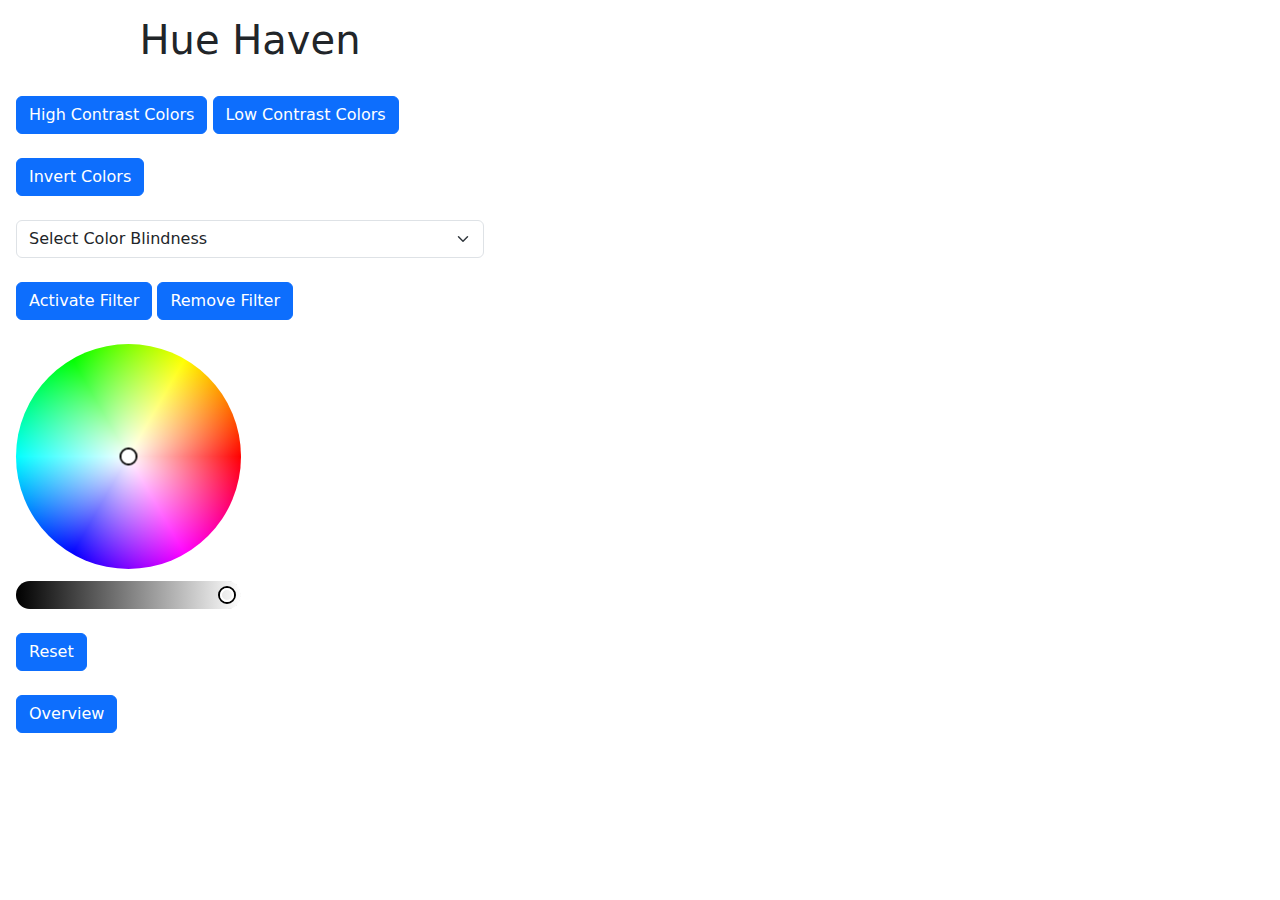
<file: index.html>
<!DOCTYPE html>
<html lang="en">

<head>
    <meta charset="UTF-8">
    <meta http-equiv="X-UA-Compatible" content="IE=edge">
    <meta name="viewport" content="width=device-width, initial-scale=1.0">

    <!-- Using both bootstrap and own css -->
    <link href="https://cdn.jsdelivr.net/npm/bootstrap@5.3.3/dist/css/bootstrap.min.css" rel="stylesheet" integrity="sha384-QWTKZyjpPEjISv5WaRU9OFeRpok6YctnYmDr5pNlyT2bRjXh0JMhjY6hW+ALEwIH" crossorigin="anonymous">
    
    <link rel="stylesheet" href="styles.css"> 
    <script type="module" src="scripts/popup.js"></script>
    <script src="scripts/external/iro.js"></script>
</head>

<body>
    <h1>Hue Haven</h1><br>

    <button id="highContrastButton" type="button" class="btn btn-primary">High Contrast Colors</button>
    <button id="lowContrastButton" type="button" class="btn btn-primary">Low Contrast Colors</button><br><br>
    <button id="invertButton" type="button" class="btn btn-primary">Invert Colors</button><br><br>

    <select class="form-select" aria-label="Default select example">
        <option class="grayText" selected>Select Color Blindness</option>
        <option value="1">Protanopia</option>
        <option value="2">Deuteranopia</option>
        <option value="3">Tritanopia</option>
    </select><br>

    <button id="activateButton" type="button" class="btn btn-primary">Activate Filter</button>

    <button id="removeButton" type="button" class="btn btn-primary">Remove Filter</button><br><br>

    <div id="picker"></div><br>

    <button id="resetButton" type="button" class="btn btn-primary">Reset</button><br><br>

    <a href="http://localhost:3000/home.html" target="_blank">  <button id="overviewButton" type="button" class="btn btn-primary">Overview</button> </a>

    <script src="scripts/external/bootstrap.js"></script>
</body>

</html>
</file>
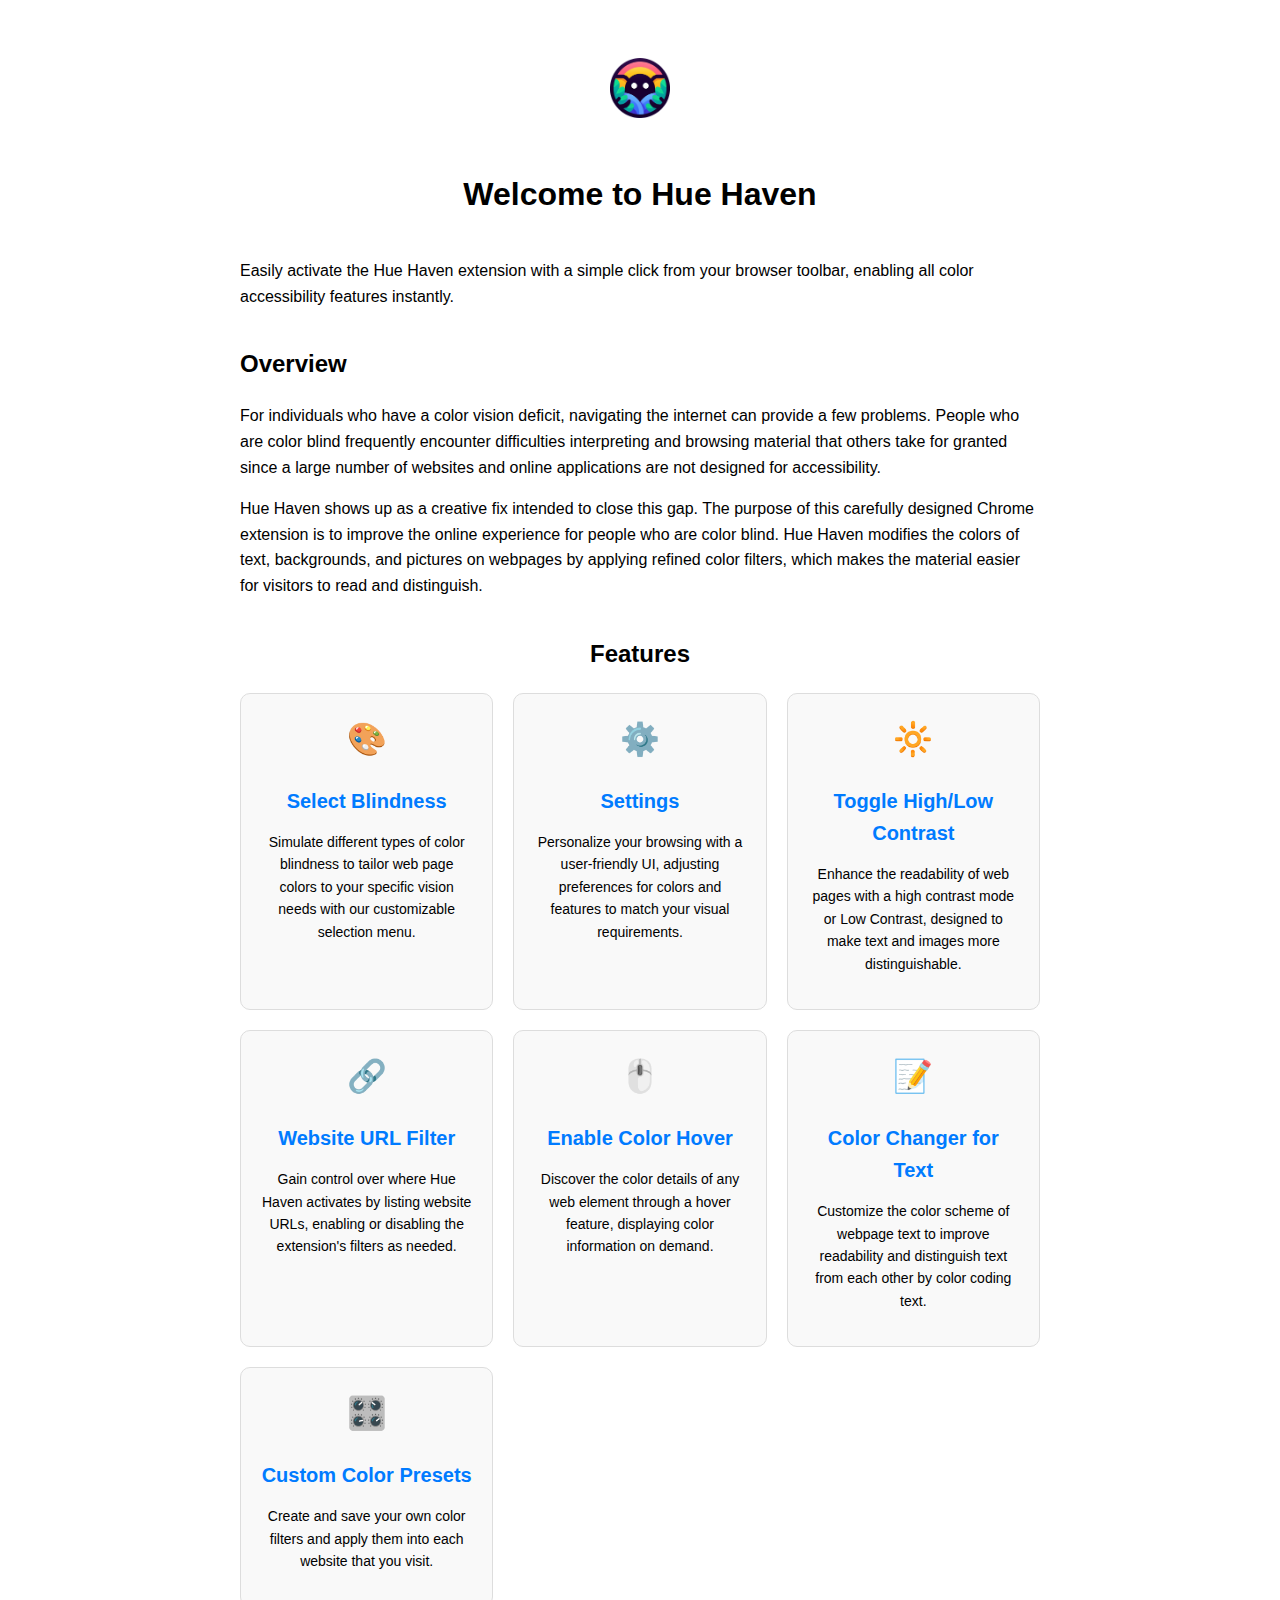
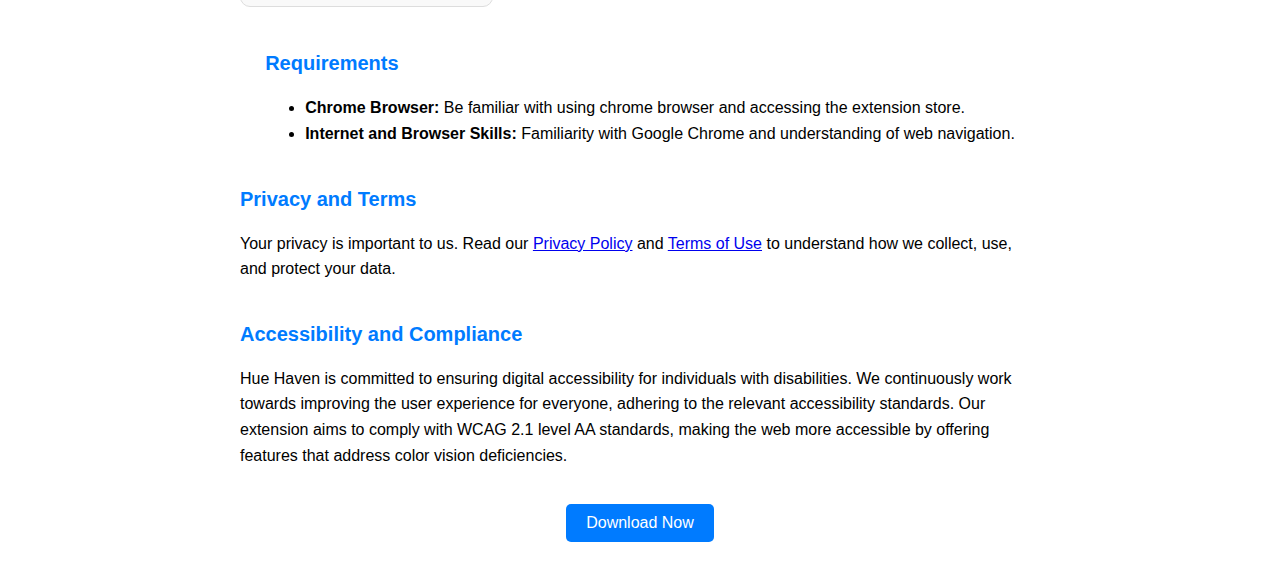
<file: home.html>
<!DOCTYPE html>
<html lang="en">
<head>
    <meta charset="UTF-8">
    <meta name="viewport" content="width=device-width, initial-scale=1.0">
    <title>Hue Haven</title>
    <style>
        body {
            font-family: Arial, sans-serif;
            line-height: 1.6;
        }

        .container {
            max-width: 800px;
            margin: auto;
            padding: 20px;
            display: flex;
            flex-direction: column;
            align-items: center;
        }

        .header-logo {
            height: 60px;
            width: auto;
            margin: 30px;
        }

        .features-list {
            display: grid;
            grid-template-columns: repeat(auto-fit, minmax(250px, 1fr));
            grid-gap: 20px;
            margin-bottom: 20px;
        }

        .feature-card {
            background: #f9f9f9;
            border: 1px solid #ddd;
            border-radius: 10px;
            padding: 20px;
            text-align: center;
            transition: transform 0.3s ease;
        }

        .feature-card:hover {
            transform: translateY(-5px);
            box-shadow: 0 5px 15px rgba(0,0,0,0.1);
        }

        .feature-icon {
            font-size: 2em;
            margin-bottom: 8px;
        }

        .feature-header {
            color: #007BFF;
            font-size: 20px;
            margin-bottom: 5px;
        }

        .feature-text {
            font-size: 14px;
        }

        button {
            background-color: #007BFF;
            color: white;
            padding: 10px 20px;
            border: none;
            border-radius: 5px;
            cursor: pointer;
            font-size: 16px;
            margin-top: 20px;
        }

        button:hover {
            background-color: #0056b3;
        }
    </style>
</head>
<body>
    <div class="container">
        <img src="images/HueHaven.png" alt="Hue Haven Logo" class="header-logo">
        <h1><strong>Welcome to Hue Haven</strong></h1>
        <p>Easily activate the Hue Haven extension with a simple click from your browser toolbar, enabling all color accessibility features instantly.</p>
        <div class="overview">
            <h2><strong>Overview</strong></h2>
            <p>For individuals who have a color vision deficit, navigating the internet can provide a few problems.
                People who are color blind frequently encounter difficulties interpreting and browsing material that
                others take for granted since a large number of websites and online applications are not designed for
                accessibility.</p>
            <p>Hue Haven shows up as a creative fix intended to close this gap. The purpose of this carefully designed
                Chrome extension is to improve the online experience
                for people who are color blind. Hue Haven modifies the colors of text, backgrounds, and pictures on
                webpages by applying refined color filters, which makes the material easier for visitors to read and
                distinguish.</p>
        </div>
        <!-- Features Section -->
        <h2><strong>Features</strong></h2>
        <div class="features-list">
            <!-- Feature 1 -->
            <div class="feature-card">
                <div class="feature-icon">🎨</div>
                <h3 class="feature-header">Select Blindness</h3>
                <p class="feature-text">Simulate different types of color blindness to tailor web page colors to your specific vision needs with our customizable selection menu.</p>
            </div>
            <!-- Feature 2 -->
            <div class="feature-card">
                <div class="feature-icon">⚙️</div>
                <h3 class="feature-header">Settings</h3>
                <p class="feature-text">Personalize your browsing with a user-friendly UI, adjusting preferences for colors and features to match your visual requirements.</p>
            </div>
            <!-- Feature 3 -->
            <div class="feature-card">
                <div class="feature-icon">🔆</div>
                <h3 class="feature-header">Toggle High/Low Contrast</h3>
                <p class="feature-text">Enhance the readability of web pages with a high contrast mode or Low Contrast, designed to make text and images more distinguishable.</p>
            </div>
            <!-- Feature 4 -->
            <div class="feature-card">
                <div class="feature-icon">🔗</div>
                <h3 class="feature-header">Website URL Filter</h3>
                <p class="feature-text">Gain control over where Hue Haven activates by listing website URLs, enabling or disabling the extension's filters as needed.</p>
            </div>
            <!-- Feature 5 -->
            <div class="feature-card">
                <div class="feature-icon">🖱️</div>
                <h3 class="feature-header">Enable Color Hover</h3>
                <p class="feature-text">Discover the color details of any web element through a hover feature, displaying color information on demand.</p>
            </div>
            <!-- Feature 6 -->
            <div class="feature-card">
                <div class="feature-icon">📝</div>
                <h3 class="feature-header">Color Changer for Text</h3>
                <p class="feature-text">Customize the color scheme of webpage text to improve readability and distinguish text from each other by color coding text.</p>
            </div>
            <!-- Feature 7 -->
            <div class="feature-card">
                <div class="feature-icon">🎛️</div>
                <h3 class="feature-header">Custom Color Presets</h3>
                <p class="feature-text">Create and save your own color filters and apply them into each website that you visit.</p>
            </div>
            
        </div>
                <!-- User and System Requirements -->
                <div class="feature"> <!-- Use the same feature class for consistency -->
                    <h3 class="feature-header">Requirements</h3>
                    <ul>
                        <li><strong>Chrome Browser:</strong> Be familiar with using chrome browser and accessing the extension store.</li>
                        <li><strong>Internet and Browser Skills:</strong> Familiarity with Google Chrome and understanding of
                            web navigation.</li>
                    </ul>
                </div>
                        <!-- Privacy Policy and Terms of Use Links -->
        <div class="feature">
            <h3 class="feature-header">Privacy and Terms</h3>
            <p>Your privacy is important to us. Read our <a href="privacy_policy_link_here">Privacy Policy</a> and <a href="terms_of_use_link_here">Terms of Use</a> to understand how we collect, use, and protect your data.</p>
        </div>
                <!-- Accessibility and Compliance Information -->
                <div class="feature">
                    <h3 class="feature-header">Accessibility and Compliance</h3>
                    <p>Hue Haven is committed to ensuring digital accessibility for individuals with disabilities. We continuously work towards improving the user experience for everyone, adhering to the relevant accessibility standards. Our extension aims to comply with WCAG 2.1 level AA standards, making the web more accessible by offering features that address color vision deficiencies.</p>
                </div>
        <!-- Call to Action (CTA) -->
        <button onclick="window.location.href='https://chromewebstore.google.com/category/extensions';">Download Now</button>
    </div>
</body>
</html>
</file>
<file: styles.css>
html {
    width: 500px; /* max: 800px without scroll bars*/
    height: 600px; /* max: 600px without scroll bars*/
    padding: 1rem;
}

h1 {
    text-align:center;
}

.grayText{
    color: grey;
}
</file>
